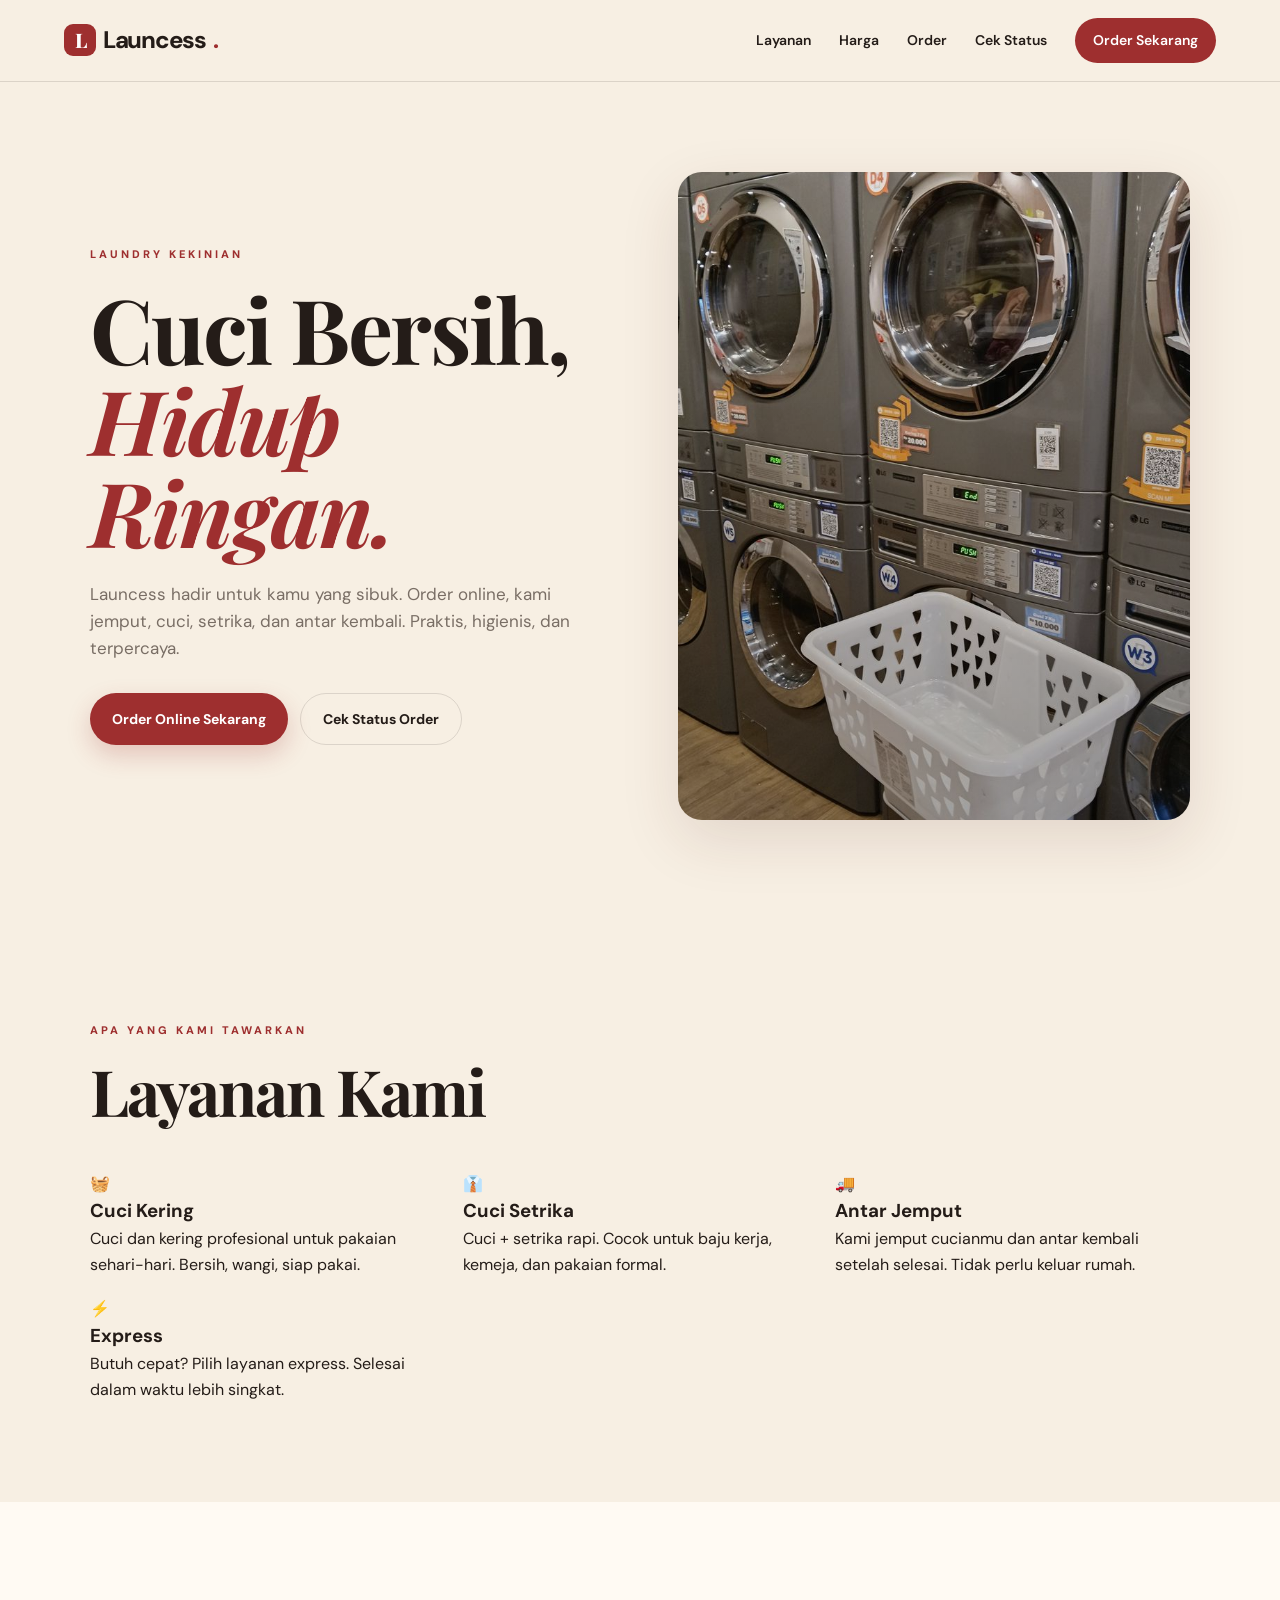
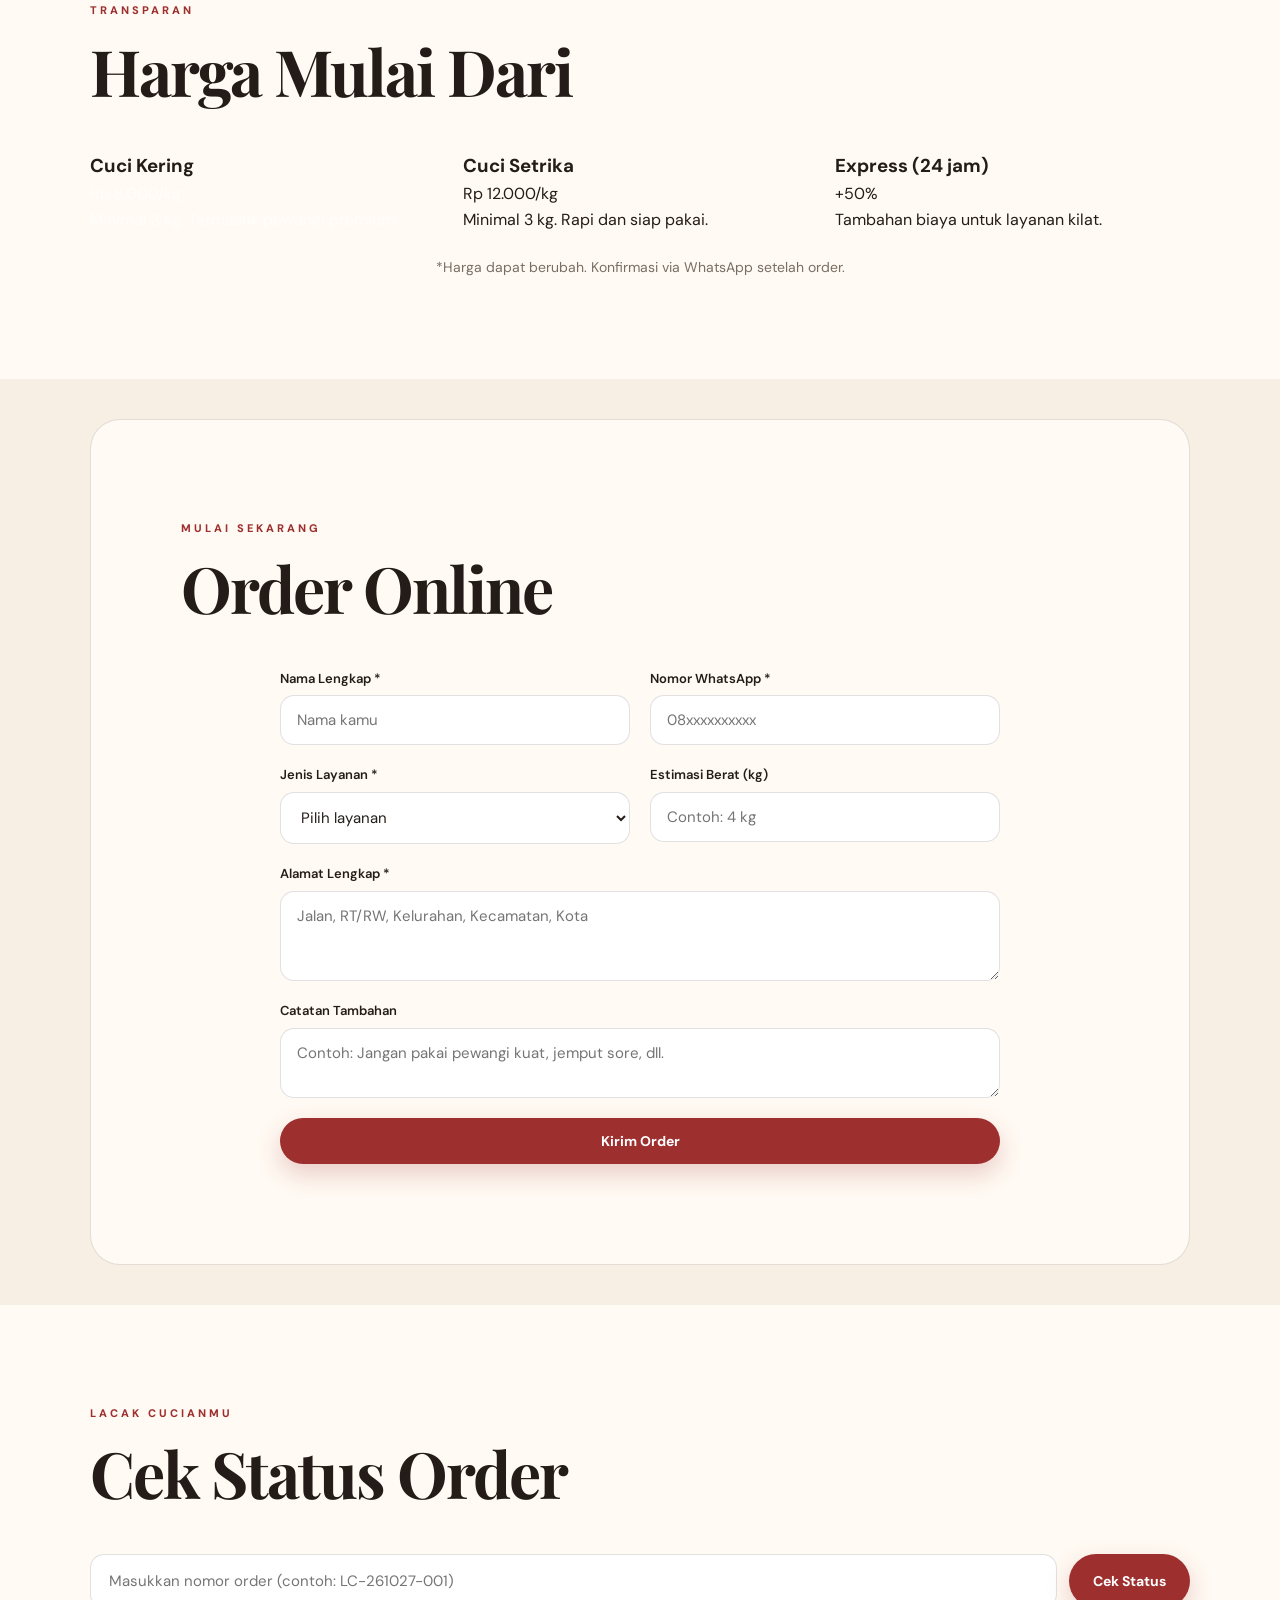
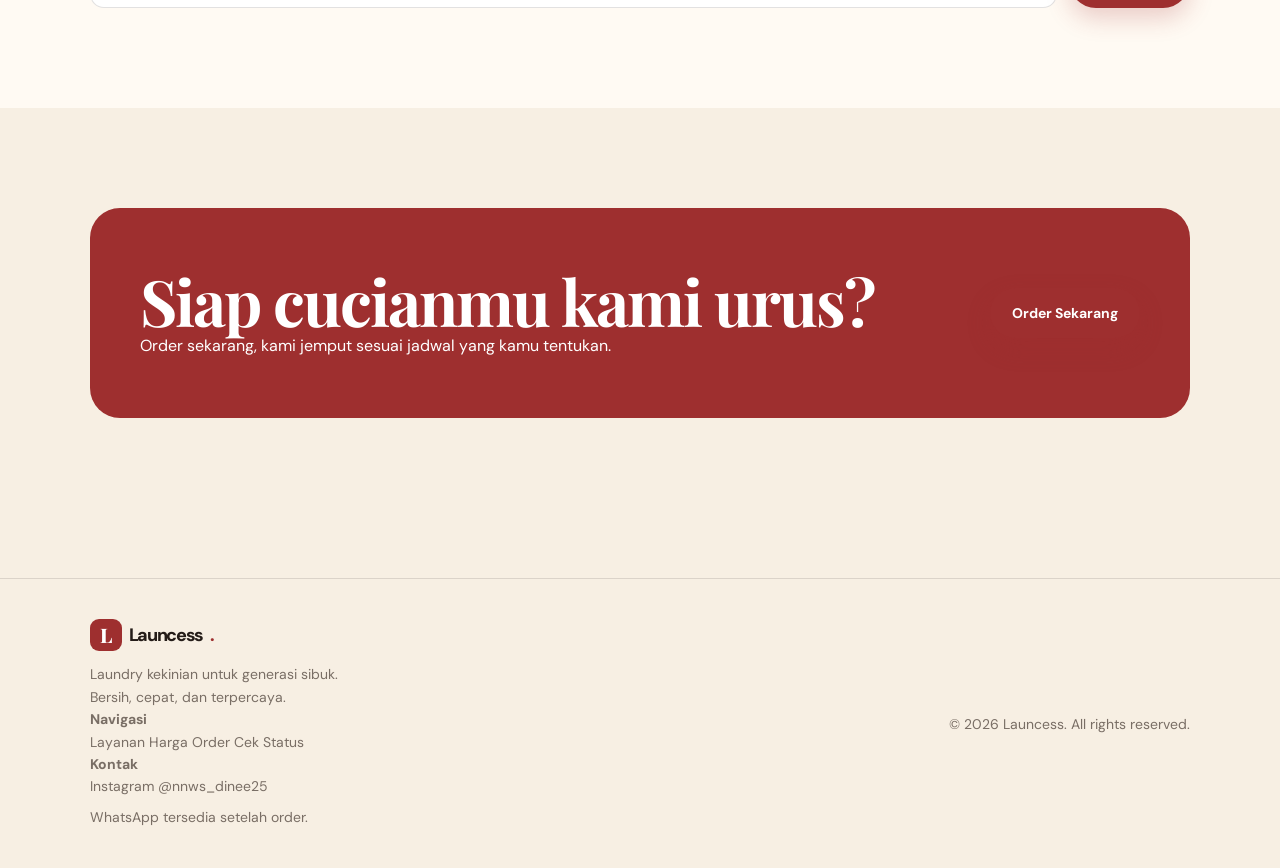
<file: index.html>
<!DOCTYPE html>
<html lang="id">
<head>
  <meta charset="UTF-8">
  <meta name="viewport" content="width=device-width, initial-scale=1.0">
  
  <!-- Primary SEO -->
  <title>Launcess — Laundry Kekinian | Order Online Antar Jemput</title>
  <meta name="description" content="Launcess adalah laundry kekinian dengan layanan antar jemput. Order online mudah, cepat, bersih, dan terpercaya. Cek status order kapan saja.">
  <meta name="keywords" content="laundry, laundry online, laundry antar jemput, laundry kekinian, cuci baju, dry clean, launcess, laundry terdekat">
  <meta name="author" content="Launcess">
  <meta name="robots" content="index, follow, max-image-preview:large, max-snippet:-1, max-video-preview:-1">
  <link rel="canonical" href="https://nadin.web.id/">

  <!-- Google Site Verification -->
  <meta name="google-site-verification" content="Utt2dnLLAWDTxr8i7HGcOrP9BEscal04G95YCLXcuJ8" />

  <!-- Bing Site Verification -->
  <meta name="msvalidate.01" content="2425554BEFB56D995CCDD0BA1FA311E4" />

  <!-- Open Graph / Facebook -->
  <meta property="og:type" content="website">
  <meta property="og:url" content="https://nadin.web.id/">
  <meta property="og:title" content="Launcess — Laundry Kekinian | Order Online Antar Jemput">
  <meta property="og:description" content="Laundry kekinian dengan layanan antar jemput. Order online mudah, cepat, bersih, dan terpercaya. Cek status order kapan saja.">
  <meta property="og:image" content="https://nadin.web.id/assets/og-image.jpg">
  <meta property="og:image:width" content="1200">
  <meta property="og:image:height" content="630">
  <meta property="og:locale" content="id_ID">
  <meta property="og:site_name" content="Launcess">

  <!-- Twitter Card -->
  <meta name="twitter:card" content="summary_large_image">
  <meta name="twitter:url" content="https://nadin.web.id/">
  <meta name="twitter:title" content="Launcess — Laundry Kekinian | Order Online Antar Jemput">
  <meta name="twitter:description" content="Laundry kekinian dengan layanan antar jemput. Order online mudah, cepat, bersih, dan terpercaya.">
  <meta name="twitter:image" content="https://nadin.web.id/assets/og-image.jpg">

  <!-- Favicon & Icons -->
  <link rel="icon" type="image/png" href="/assets/favicon.png">
  <link rel="icon" type="image/svg+xml" href="/assets/favicon.svg">
  <link rel="apple-touch-icon" href="/assets/favicon.png">
  <link rel="manifest" href="/site.webmanifest">
  <meta name="theme-color" content="#9e2f2f">
  <meta name="msapplication-TileColor" content="#9e2f2f">

  <!-- Fonts -->
  <link rel="preconnect" href="https://fonts.googleapis.com">
  <link rel="preconnect" href="https://fonts.gstatic.com" crossorigin>
  <link href="https://fonts.googleapis.com/css2?family=DM+Sans:ital,opsz,wght@0,9..40,400;0,9..40,500;0,9..40,600;0,9..40,700;0,9..40,800;1,9..40,400&family=Playfair+Display:ital,wght@0,400;0,500;0,600;0,700;1,400;1,500&display=swap" rel="stylesheet">

  <!-- Styles -->
  <link rel="stylesheet" href="/css/style.css">

  <!-- Structured Data (JSON-LD) -->
  <script type="application/ld+json">
  {
    "@context": "https://schema.org",
    "@type": "LocalBusiness",
    "name": "Launcess",
    "image": "https://nadin.web.id/assets/og-image.jpg",
    "url": "https://nadin.web.id/",
    "description": "Laundry kekinian dengan layanan antar jemput. Order online mudah, cepat, bersih, dan terpercaya.",
    "priceRange": "$$",
    "address": {
      "@type": "PostalAddress",
      "addressCountry": "ID"
    },
    "sameAs": [
      "https://instagram.com/nnws_dinee25"
    ]
  }
  </script>
</head>
<body>
  <!-- NAVBAR -->
  <header class="navbar">
    <a href="/" class="brand">
      <span class="brand-mark">L</span>
      Launcess<span class="dot">.</span>
    </a>
    <nav id="main-nav">
      <a href="#layanan">Layanan</a>
      <a href="#harga">Harga</a>
      <a href="#order">Order</a>
      <a href="#cek-status">Cek Status</a>
      <a href="#order" class="nav-cta">Order Sekarang</a>
    </nav>
    <button class="menu" id="menu-btn" aria-label="Menu">☰</button>
  </header>

  <!-- HERO -->
  <section class="hero">
    <div>
      <p class="eyebrow">LAUNDRY KEKINIAN</p>
      <h1>Cuci Bersih,<br><em>Hidup Ringan.</em></h1>
      <p class="hero-text">
        Launcess hadir untuk kamu yang sibuk. Order online, kami jemput, cuci, setrika, dan antar kembali. Praktis, higienis, dan terpercaya.
      </p>
      <div class="hero-actions">
        <a href="#order" class="btn primary">Order Online Sekarang</a>
        <a href="#cek-status" class="btn ghost">Cek Status Order</a>
      </div>
    </div>
    <div class="hero-image" style="background:url('/assets/laundry.jpg') center/cover; border-radius:24px; min-height:420px; box-shadow:var(--shadow);"></div>
  </section>

  <!-- LAYANAN -->
  <section class="section" id="layanan">
    <div class="section-head">
      <div>
        <p class="eyebrow">APA YANG KAMI TAWARKAN</p>
        <h2>Layanan Kami</h2>
      </div>
    </div>
    <div class="cards">
      <div class="card">
        <div class="card-icon">🧺</div>
        <h3>Cuci Kering</h3>
        <p>Cuci dan kering profesional untuk pakaian sehari-hari. Bersih, wangi, siap pakai.</p>
      </div>
      <div class="card">
        <div class="card-icon">👔</div>
        <h3>Cuci Setrika</h3>
        <p>Cuci + setrika rapi. Cocok untuk baju kerja, kemeja, dan pakaian formal.</p>
      </div>
      <div class="card">
        <div class="card-icon">🚚</div>
        <h3>Antar Jemput</h3>
        <p>Kami jemput cucianmu dan antar kembali setelah selesai. Tidak perlu keluar rumah.</p>
      </div>
      <div class="card">
        <div class="card-icon">⚡</div>
        <h3>Express</h3>
        <p>Butuh cepat? Pilih layanan express. Selesai dalam waktu lebih singkat.</p>
      </div>
    </div>
  </section>

  <!-- HARGA -->
  <section class="section" id="harga" style="background:var(--cream-2);">
    <div class="section-head">
      <div>
        <p class="eyebrow">TRANSPARAN</p>
        <h2>Harga Mulai Dari</h2>
      </div>
    </div>
    <div class="cards">
      <div class="card featured">
        <h3>Cuci Kering</h3>
        <p class="price">Rp 8.000<span>/kg</span></p>
        <p>Minimal 3 kg. Termasuk pewangi premium.</p>
      </div>
      <div class="card">
        <h3>Cuci Setrika</h3>
        <p class="price">Rp 12.000<span>/kg</span></p>
        <p>Minimal 3 kg. Rapi dan siap pakai.</p>
      </div>
      <div class="card">
        <h3>Express (24 jam)</h3>
        <p class="price">+50%</p>
        <p>Tambahan biaya untuk layanan kilat.</p>
      </div>
    </div>
    <p style="text-align:center;margin-top:24px;color:var(--muted);font-size:14px;">*Harga dapat berubah. Konfirmasi via WhatsApp setelah order.</p>
  </section>

  <!-- ORDER FORM -->
  <section class="section order-section" id="order">
    <div class="section-head">
      <div>
        <p class="eyebrow">MULAI SEKARANG</p>
        <h2>Order Online</h2>
      </div>
    </div>
    <form id="order-form" class="order-form">
      <div class="form-grid">
        <div class="form-group">
          <label for="nama">Nama Lengkap *</label>
          <input type="text" id="nama" name="nama" required placeholder="Nama kamu" autocomplete="name">
        </div>
        <div class="form-group">
          <label for="whatsapp">Nomor WhatsApp *</label>
          <input type="tel" id="whatsapp" name="whatsapp" required placeholder="08xxxxxxxxxx" autocomplete="tel">
        </div>
        <div class="form-group">
          <label for="layanan">Jenis Layanan *</label>
          <select id="layanan" name="layanan" required>
            <option value="">Pilih layanan</option>
            <option value="Cuci Kering">Cuci Kering</option>
            <option value="Cuci Setrika">Cuci Setrika</option>
            <option value="Express">Express</option>
            <option value="Lainnya">Lainnya (tulis di catatan)</option>
          </select>
        </div>
        <div class="form-group">
          <label for="estimasi">Estimasi Berat (kg)</label>
          <input type="text" id="estimasi" name="estimasi" placeholder="Contoh: 4 kg">
        </div>
        <div class="form-group full">
          <label for="alamat">Alamat Lengkap *</label>
          <textarea id="alamat" name="alamat" rows="3" required placeholder="Jalan, RT/RW, Kelurahan, Kecamatan, Kota"></textarea>
        </div>
        <div class="form-group full">
          <label for="catatan">Catatan Tambahan</label>
          <textarea id="catatan" name="catatan" rows="2" placeholder="Contoh: Jangan pakai pewangi kuat, jemput sore, dll."></textarea>
        </div>
      </div>
      <button type="submit" class="btn primary" id="submit-btn" style="width:100%;margin-top:20px;">
        <span class="btn-text">Kirim Order</span>
        <span class="btn-loading" hidden>Mengirim...</span>
      </button>
      <div id="order-result" class="order-result" hidden></div>
    </form>
  </section>

  <!-- CEK STATUS -->
  <section class="section" id="cek-status" style="background:var(--cream-2);">
    <div class="section-head">
      <div>
        <p class="eyebrow">LACAK CUCIANMU</p>
        <h2>Cek Status Order</h2>
      </div>
    </div>
    <form id="status-form" class="status-form">
      <input type="text" id="order-id" placeholder="Masukkan nomor order (contoh: LC-261027-001)" required>
      <button type="submit" class="btn primary" id="status-btn">Cek Status</button>
    </form>
    <div id="status-result" class="status-result" hidden></div>
  </section>

  <!-- CTA -->
  <section class="section">
    <div class="cta">
      <div>
        <h2>Siap cucianmu kami urus?</h2>
        <p>Order sekarang, kami jemput sesuai jadwal yang kamu tentukan.</p>
      </div>
      <a href="#order" class="btn primary">Order Sekarang</a>
    </div>
  </section>

  <!-- FOOTER -->
  <footer class="footer">
    <div class="footer-inner">
      <div>
        <a href="/" class="brand">
          <span class="brand-mark">L</span>
          Launcess<span class="dot">.</span>
        </a>
        <p style="margin-top:12px;color:var(--muted);font-size:14px;max-width:280px;">
          Laundry kekinian untuk generasi sibuk. Bersih, cepat, dan terpercaya.
        </p>
      </div>
      <div>
        <h4>Navigasi</h4>
        <a href="#layanan">Layanan</a>
        <a href="#harga">Harga</a>
        <a href="#order">Order</a>
        <a href="#cek-status">Cek Status</a>
      </div>
      <div>
        <h4>Kontak</h4>
        <a href="https://instagram.com/nnws_dinee25" target="_blank" rel="noopener">Instagram @nnws_dinee25</a>
        <p style="color:var(--muted);font-size:14px;margin-top:8px;">WhatsApp tersedia setelah order.</p>
      </div>
    </div>
    <div class="footer-bottom">
      <p>© 2026 Launcess. All rights reserved.</p>
    </div>
  </footer>

  <script src="/js/config.js"></script>
  <script src="/js/app.js"></script>
</body>
</html>
</file>
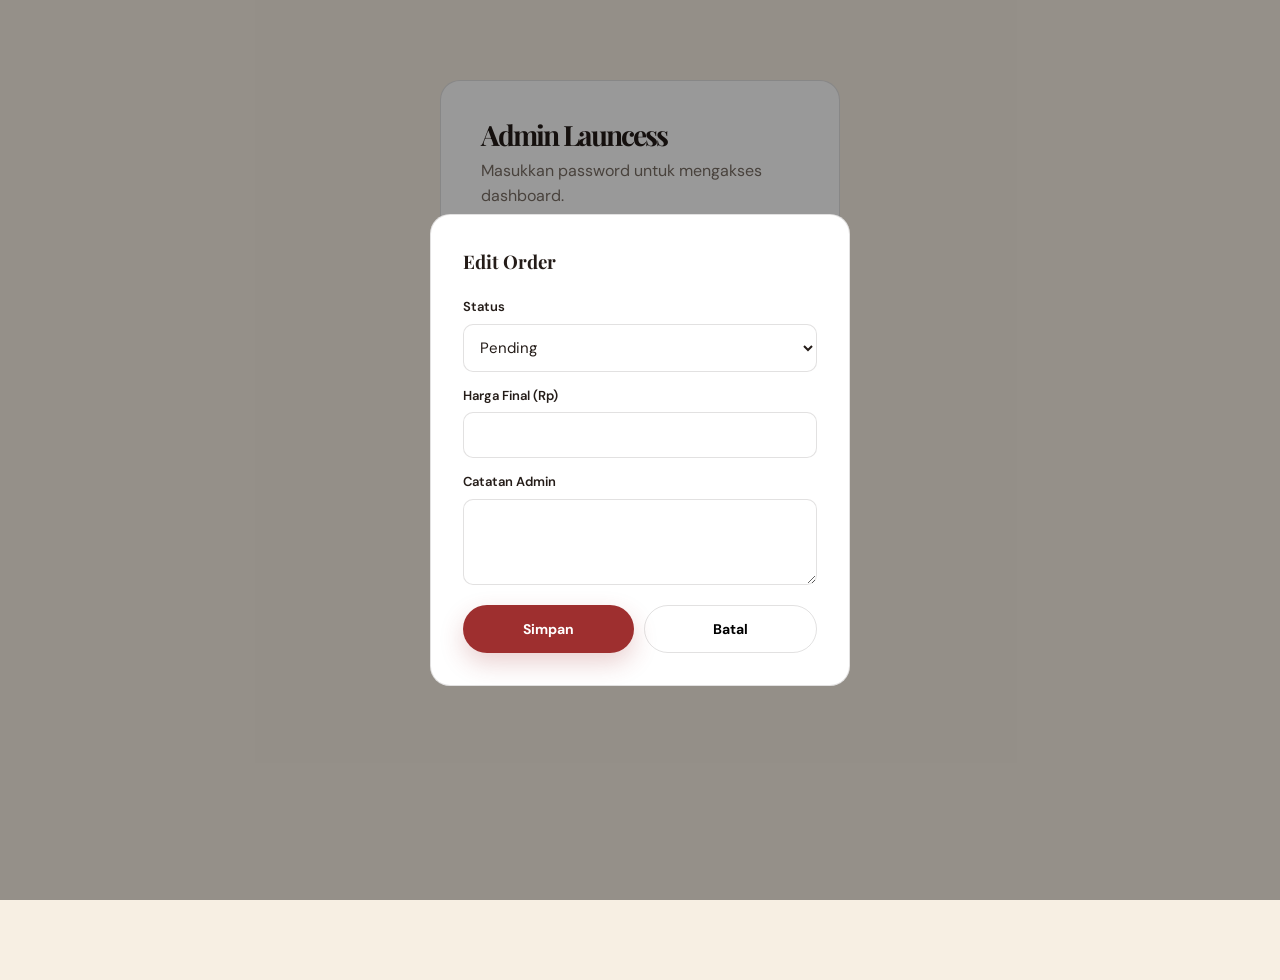
<file: admin.html>
<!DOCTYPE html>
<html lang="id">
<head>
  <meta charset="UTF-8">
  <meta name="viewport" content="width=device-width, initial-scale=1.0">
  <title>Admin Dashboard — Launcess</title>
  <meta name="robots" content="noindex, nofollow">
  <link rel="icon" type="image/png" href="/assets/favicon.png">
  <link rel="preconnect" href="https://fonts.googleapis.com">
  <link rel="preconnect" href="https://fonts.gstatic.com" crossorigin>
  <link href="https://fonts.googleapis.com/css2?family=DM+Sans:ital,opsz,wght@0,9..40,400;0,9..40,500;0,9..40,600;0,9..40,700;0,9..40,800&family=Playfair+Display:ital,wght@0,400;0,500;0,600;0,700&display=swap" rel="stylesheet">
  <link rel="stylesheet" href="/css/style.css">
</head>
<body class="admin-body">
  <!-- LOGIN VIEW -->
  <div id="login-view" class="admin-wrap" style="max-width:400px;margin:80px auto;padding:40px;background:#fff;border-radius:20px;border:1px solid var(--line);">
    <h1 style="font-family:'Playfair Display';font-size:28px;margin-bottom:8px;">Admin Launcess</h1>
    <p style="color:var(--muted);margin-bottom:24px;">Masukkan password untuk mengakses dashboard.</p>
    <input type="password" id="admin-pass" placeholder="Password" style="width:100%;padding:14px;border:1px solid var(--line);border-radius:12px;font-size:15px;margin-bottom:16px;">
    <button id="login-btn" class="btn primary" style="width:100%;">Masuk</button>
    <p id="login-error" class="error" hidden style="color:var(--red);margin-top:12px;font-size:14px;"></p>
  </div>

  <!-- DASHBOARD VIEW -->
  <div id="dashboard-view" hidden>
    <header class="admin-header">
      <div class="brand">
        <span class="brand-mark">L</span>
        Launcess Admin
      </div>
      <button id="logout-btn" class="btn ghost btn-sm">Keluar</button>
    </header>

    <div class="admin-wrap">
      <div id="stats" class="admin-stats"></div>

      <div class="admin-toolbar">
        <h2>Daftar Order</h2>
        <div class="filter-group">
          <select id="filter-status">
            <option value="">Semua Status</option>
            <option value="Pending">Pending</option>
            <option value="Diterima">Diterima</option>
            <option value="Dicuci">Dicuci</option>
            <option value="Siap">Siap</option>
            <option value="Selesai">Selesai</option>
            <option value="Batal">Batal</option>
          </select>
          <input type="text" id="search-order" placeholder="Cari order / nama / WA...">
          <button id="refresh-btn" class="btn ghost btn-sm">Refresh</button>
        </div>
      </div>

      <div class="orders-table-wrap">
        <table class="orders">
          <thead>
            <tr>
              <th>Order ID</th>
              <th>Waktu</th>
              <th>Nama</th>
              <th>WhatsApp</th>
              <th>Layanan</th>
              <th>Status</th>
              <th>Harga</th>
              <th>Catatan</th>
              <th>Aksi</th>
            </tr>
          </thead>
          <tbody id="orders-body">
            <tr><td colspan="9" class="admin-empty">Memuat data...</td></tr>
          </tbody>
        </table>
      </div>
    </div>
  </div>

  <!-- EDIT MODAL -->
  <div id="edit-modal" hidden style="position:fixed;inset:0;background:rgba(0,0,0,.4);display:flex;align-items:center;justify-content:center;z-index:200;">
    <div style="background:#fff;border-radius:20px;padding:32px;width:90%;max-width:420px;border:1px solid var(--line);">
      <h3 id="modal-title" style="font-family:'Playfair Display';margin-bottom:20px;">Edit Order</h3>
      <input type="hidden" id="edit-oid">
      <div class="form-group" style="margin-bottom:14px;">
        <label>Status</label>
        <select id="edit-status" style="width:100%;padding:12px;border:1px solid var(--line);border-radius:10px;">
          <option value="Pending">Pending</option>
          <option value="Diterima">Diterima</option>
          <option value="Dicuci">Dicuci</option>
          <option value="Siap">Siap</option>
          <option value="Selesai">Selesai</option>
          <option value="Batal">Batal</option>
        </select>
      </div>
      <div class="form-group" style="margin-bottom:14px;">
        <label>Harga Final (Rp)</label>
        <input type="number" id="edit-harga" style="width:100%;padding:12px;border:1px solid var(--line);border-radius:10px;">
      </div>
      <div class="form-group" style="margin-bottom:20px;">
        <label>Catatan Admin</label>
        <textarea id="edit-catatan" rows="3" style="width:100%;padding:12px;border:1px solid var(--line);border-radius:10px;"></textarea>
      </div>
      <div style="display:flex;gap:10px;">
        <button id="save-edit" class="btn primary" style="flex:1;">Simpan</button>
        <button id="close-modal" class="btn ghost" style="flex:1;">Batal</button>
      </div>
    </div>
  </div>

  <script src="/js/config.js"></script>
  <script src="/js/admin.js"></script>
</body>
</html>
</file>
<file: css/style.css>
:root{
  --red:#9e2f2f;
  --red-dark:#752222;
  --cream:#f7efe3;
  --cream-2:#fffaf3;
  --ink:#241c18;
  --muted:#796e65;
  --line:rgba(36,28,24,.13);
  --white:#fffdf9;
  --shadow:0 20px 60px rgba(79,37,24,.12);
  --success:#2d6a4f;
  --warning:#b45309;
  --info:#1e3a5f;
}
*{box-sizing:border-box;margin:0;padding:0}
html{scroll-behavior:smooth}
body{font-family:"DM Sans",sans-serif;color:var(--ink);background:var(--cream);line-height:1.6}
a{text-decoration:none;color:inherit}

/* NAVBAR */
.navbar{height:82px;display:flex;align-items:center;justify-content:space-between;padding:0 5vw;position:sticky;top:0;z-index:100;background:rgba(247,239,227,.92);backdrop-filter:blur(16px);border-bottom:1px solid var(--line)}
.brand{font-weight:800;font-size:24px;letter-spacing:-1.3px;display:flex;align-items:center;gap:7px}
.brand-mark{display:grid;place-items:center;width:32px;height:32px;border-radius:9px;background:var(--red);color:white;font-family:"Playfair Display";font-size:20px}
.dot{color:var(--red)}
nav{display:flex;align-items:center;gap:28px;font-size:14px;font-weight:600}
nav a{transition:.2s}nav a:hover{color:var(--red)}
.nav-cta{background:var(--red);color:white;padding:11px 18px;border-radius:999px}
.nav-cta:hover{background:var(--red-dark);color:#fff}
.menu{display:none;border:0;background:none;font-size:25px;cursor:pointer}

/* HERO */
.hero{min-height:calc(100vh - 82px);display:grid;grid-template-columns:1fr 1fr;gap:6vw;align-items:center;padding:7vw 7vw 8vw;max-width:1500px;margin:auto}
.eyebrow{font-size:11px;letter-spacing:3px;font-weight:800;color:var(--red);margin-bottom:18px}
h1,h2{font-family:"Playfair Display",serif;line-height:1.02;letter-spacing:-2px}
h1{font-size:clamp(48px,7vw,100px);max-width:720px}
h2{font-size:clamp(36px,5vw,68px)}
em{color:var(--red);font-style:italic}
.hero-text{max-width:530px;color:var(--muted);font-size:17px;margin:25px 0 30px}
.hero-actions{display:flex;gap:12px;flex-wrap:wrap}
.btn{display:inline-flex;align-items:center;justify-content:center;border-radius:999px;padding:14px 22px;font-weight:700;font-size:14px;transition:.25s;border:none;cursor:pointer;font-family:inherit}
.btn.primary{background:var(--red);color:#fff;box-shadow:0 10px 25px rgba(158,47,47,.22)}
.btn.primary:hover{background:var(--red-dark);transform:translateY(-2px)}
.btn.primary:disabled{opacity:.6;cursor:not-allowed;transform:none}
.btn.ghost{border:1px solid var(--line);background:transparent}
.btn.ghost:hover{background:#fff}
.btn.light{background:var(--cream-2);color:var(--red)}
.btn.light:hover{background:#fff}
.mini-proof{display:flex;align-items:center;gap:12px;margin-top:32px;font-size:12px;color:var(--muted)}
.mini-proof strong{color:var(--ink)}
.avatars{display:flex}.avatars i{width:30px;height:30px;border-radius:50%;display:grid;place-items:center;background:var(--red);color:#fff;font-style:normal;border:2px solid var(--cream);margin-right:-7px}
.hero-image{height:min(690px,72vh);min-height:480px;position:relative;border-radius:30px;overflow:hidden;box-shadow:var(--shadow)}
.hero-image img,.price-photo img{width:100%;height:100%;object-fit:cover;object-position:center}
.hero-image:after{content:"";position:absolute;inset:0;background:linear-gradient(180deg,rgba(0,0,0,.02),rgba(0,0,0,.28))}
.image-card{position:absolute;z-index:2;left:22px;bottom:22px;background:rgba(255,250,243,.93);padding:15px 18px;border-radius:15px;display:flex;gap:15px;align-items:center;font-size:13px;line-height:1.25}
.image-card b{font-family:"Playfair Display";font-size:28px;color:var(--red)}
.round-stamp{position:absolute;z-index:3;right:20px;top:20px;width:105px;height:105px;border-radius:50%;display:grid;place-items:center;text-align:center;background:var(--red);color:white;font-family:"Playfair Display";font-size:16px;line-height:1.05;transform:rotate(8deg)}
.round-stamp small{font-family:"DM Sans";font-size:7px;letter-spacing:2px}

/* MARQUEE */
.marquee{background:var(--red);color:#fff;display:flex;gap:34px;align-items:center;justify-content:center;overflow:hidden;padding:17px 20px;font-size:12px;font-weight:800;letter-spacing:4px;white-space:nowrap}
.marquee b{font-size:14px}

/* SECTION */
.section{padding:100px 7vw;max-width:1500px;margin:auto}
.section-head{display:flex;justify-content:space-between;align-items:end;gap:30px;margin-bottom:48px}
.section-head.center{justify-content:center;text-align:center}
.section-note{color:var(--muted);font-size:14px}

/* CARDS */
.cards{display:grid;grid-template-columns:repeat(3,1fr);gap:18px}
.service-card{position:relative;background:var(--cream-2);padding:34px;border:1px solid var(--line);border-radius:24px;min-height:280px;transition:.25s}
.service-card:hover{transform:translateY(-6px);box-shadow:var(--shadow)}
.service-card.featured{background:var(--red);color:#fff;border-color:transparent}
.number{font-size:11px;font-weight:800;opacity:.55}
.icon{font-size:36px;margin:30px 0 15px}
.service-card h3{font-family:"Playfair Display";font-size:28px}
.service-card p{color:var(--muted);font-size:14px;max-width:310px;margin-top:8px}
.featured p{color:rgba(255,255,255,.76)}
.pill{position:absolute;right:20px;top:20px;font-size:8px;letter-spacing:1.5px;border:1px solid currentColor;border-radius:999px;padding:5px 8px;opacity:.8}

/* PRICE */
.price-section{display:grid;grid-template-columns:1fr 1fr;background:#2b211c;color:#fff;max-width:1500px;margin:0 auto;border-radius:30px;overflow:hidden}
.price-photo{min-height:520px}
.price-copy{padding:60px 50px;display:flex;flex-direction:column;justify-content:center}
.price-copy .eyebrow{color:#e8a0a0}
.price-copy p{color:rgba(255,255,255,.75);margin:18px 0 28px;max-width:420px}
.price-list{display:flex;flex-direction:column;gap:12px;margin-bottom:32px}
.price-list div{display:flex;justify-content:space-between;padding:14px 0;border-bottom:1px solid rgba(255,255,255,.12);font-size:15px}
.price-list strong{color:#e8a0a0}

/* ORDER FORM */
.order-section{background:var(--cream-2);border-radius:30px;margin:40px auto;max-width:1100px;border:1px solid var(--line)}
.order-form{max-width:720px;margin:0 auto}
.form-grid{display:grid;grid-template-columns:1fr 1fr;gap:20px}
.form-group{display:flex;flex-direction:column;gap:6px}
.form-group.full{grid-column:1 / -1}
.form-group label{font-size:13px;font-weight:600;color:var(--ink)}
.form-group input,
.form-group select,
.form-group textarea{
  padding:14px 16px;border:1px solid var(--line);border-radius:14px;
  font-family:inherit;font-size:15px;background:#fff;color:var(--ink);
  transition:border-color .2s,box-shadow .2s
}
.form-group input:focus,
.form-group select:focus,
.form-group textarea:focus{outline:none;border-color:var(--red);box-shadow:0 0 0 3px rgba(158,47,47,.15)}
.form-group textarea{resize:vertical;min-height:70px}
.form-actions{margin-top:28px;display:flex;justify-content:center}
.form-actions .btn{min-width:200px;padding:16px 32px;font-size:15px}

.order-result{
  margin-top:28px;padding:24px;border-radius:18px;text-align:center;
  background:#e8f5e9;border:1px solid #a5d6a7;color:var(--success)
}
.order-result.error{background:#fce8e8;border-color:#ef9a9a;color:var(--red-dark)}
.order-result .order-id{font-size:22px;font-weight:800;font-family:"Playfair Display";margin:10px 0;letter-spacing:-0.5px}
.order-result p{font-size:14px;margin-top:6px;opacity:.9}

/* STATUS */
.status-section{padding-top:60px}
.status-box{max-width:560px;margin:0 auto}
.status-form{display:flex;gap:12px;flex-wrap:wrap}
.status-form input{
  flex:1;min-width:200px;padding:16px 18px;border:1px solid var(--line);
  border-radius:14px;font-size:15px;font-family:inherit;background:#fff
}
.status-form input:focus{outline:none;border-color:var(--red);box-shadow:0 0 0 3px rgba(158,47,47,.15)}
.status-form .btn{padding:16px 24px}

.status-result{
  margin-top:28px;padding:28px;border-radius:20px;background:var(--cream-2);
  border:1px solid var(--line);text-align:left
}
.status-result.error{background:#fce8e8;border-color:#ef9a9a;text-align:center;color:var(--red-dark)}
.status-header{display:flex;justify-content:space-between;align-items:center;margin-bottom:20px;flex-wrap:wrap;gap:10px}
.status-header .oid{font-family:"Playfair Display";font-size:20px;font-weight:700}
.status-badge{
  display:inline-block;padding:6px 14px;border-radius:999px;font-size:12px;
  font-weight:700;letter-spacing:.5px;text-transform:uppercase
}
.badge-pending{background:#fef3c7;color:#92400e}
.badge-diterima{background:#dbeafe;color:#1e40af}
.badge-dicuci{background:#e0e7ff;color:#3730a3}
.badge-siap{background:#d1fae5;color:#065f46}
.badge-selesai{background:#dcfce7;color:#166534}
.badge-batal{background:#fee2e2;color:#991b1b}

.status-details{display:grid;gap:10px;font-size:14px}
.status-details div{display:flex;justify-content:space-between;padding:8px 0;border-bottom:1px solid var(--line)}
.status-details span:first-child{color:var(--muted)}
.status-details span:last-child{font-weight:600;text-align:right;max-width:60%}

/* ABOUT */
.about{display:grid;grid-template-columns:1fr 1fr;gap:60px;align-items:center}
.about-points{display:flex;flex-direction:column;gap:22px}
.about-points div{display:flex;gap:18px;align-items:flex-start}
.about-points span{font-family:"Playfair Display";font-size:22px;color:var(--red);font-weight:700;min-width:36px}
.about-points p{font-size:15px;color:var(--muted)}
.about-points b{color:var(--ink)}

/* CTA */
.cta{background:var(--red);color:#fff;border-radius:30px;padding:60px 50px;display:flex;justify-content:space-between;align-items:center;gap:30px;max-width:1500px;margin:0 auto 60px;flex-wrap:wrap}
.cta .eyebrow{color:rgba(255,255,255,.7)}
.cta h2{color:#fff}

/* FOOTER */
footer{padding:40px 7vw;display:flex;justify-content:space-between;align-items:center;border-top:1px solid var(--line);flex-wrap:wrap;gap:16px;font-size:14px;color:var(--muted)}
footer .brand{font-size:18px;color:var(--ink)}
.footer-links{display:flex;gap:20px}
.footer-links a:hover{color:var(--red)}

/* FLOAT */
.float-ig{
  position:fixed;bottom:28px;right:28px;width:56px;height:56px;border-radius:50%;
  background:var(--red);color:#fff;border:none;font-size:22px;cursor:pointer;
  box-shadow:0 8px 24px rgba(158,47,47,.35);z-index:50;transition:.2s
}
.float-ig:hover{transform:scale(1.08)}

/* ========== ADMIN PAGE ========== */
.admin-body{background:var(--cream);min-height:100vh}
.admin-header{
  background:#2b211c;color:#fff;padding:20px 5vw;display:flex;
  justify-content:space-between;align-items:center
}
.admin-header .brand{color:#fff;font-size:20px}
.admin-header a{color:rgba(255,255,255,.7);font-size:14px}
.admin-header a:hover{color:#fff}
.admin-wrap{max-width:1100px;margin:0 auto;padding:40px 5vw}
.login-box{
  max-width:400px;margin:80px auto;background:var(--cream-2);padding:40px;
  border-radius:24px;border:1px solid var(--line);text-align:center
}
.login-box h2{font-family:"Playfair Display";margin-bottom:8px}
.login-box p{color:var(--muted);font-size:14px;margin-bottom:28px}
.login-box input{
  width:100%;padding:14px 16px;border:1px solid var(--line);border-radius:12px;
  font-size:15px;margin-bottom:16px;font-family:inherit
}
.login-box input:focus{outline:none;border-color:var(--red)}
.login-box .btn{width:100%}
.login-error{color:var(--red);font-size:13px;margin-top:12px}

.admin-toolbar{display:flex;justify-content:space-between;align-items:center;margin-bottom:24px;flex-wrap:wrap;gap:12px}
.admin-toolbar h2{font-family:"Playfair Display";font-size:28px}
.filter-group{display:flex;gap:10px;flex-wrap:wrap}
.filter-group select,.filter-group input{
  padding:10px 14px;border:1px solid var(--line);border-radius:10px;
  font-size:13px;font-family:inherit;background:#fff
}

.orders-table-wrap{overflow-x:auto;border-radius:16px;border:1px solid var(--line);background:#fff}
table.orders{width:100%;border-collapse:collapse;font-size:13px}
table.orders th{background:#2b211c;color:#fff;padding:14px 12px;text-align:left;font-weight:600;white-space:nowrap}
table.orders td{padding:12px;border-bottom:1px solid var(--line);vertical-align:top}
table.orders tr:hover td{background:var(--cream-2)}
table.orders .oid-cell{font-weight:700;font-family:"Playfair Display";color:var(--red)}
.status-select{
  padding:6px 10px;border-radius:8px;border:1px solid var(--line);
  font-size:12px;font-family:inherit;cursor:pointer;font-weight:600
}
.btn-sm{padding:6px 12px;font-size:12px;border-radius:8px}
.admin-empty{text-align:center;padding:60px 20px;color:var(--muted)}
.admin-stats{display:grid;grid-template-columns:repeat(auto-fit,minmax(140px,1fr));gap:14px;margin-bottom:28px}
.stat-card{background:var(--cream-2);border:1px solid var(--line);border-radius:16px;padding:18px;text-align:center}
.stat-card .num{font-family:"Playfair Display";font-size:28px;font-weight:700;color:var(--red)}
.stat-card .label{font-size:12px;color:var(--muted);margin-top:4px}

/* RESPONSIVE */
@media(max-width:900px){
  .hero{grid-template-columns:1fr;padding:60px 6vw}
  .hero-image{min-height:360px;height:50vh}
  .cards{grid-template-columns:1fr}
  .price-section{grid-template-columns:1fr}
  .price-photo{min-height:300px}
  .about{grid-template-columns:1fr}
  .form-grid{grid-template-columns:1fr}
  .section-head{flex-direction:column;align-items:flex-start}
  .cta{padding:40px 28px;flex-direction:column;text-align:center}
  nav{display:none}
  nav.mobile-open{
    display:flex!important;position:absolute;top:82px;left:0;right:0;
    padding:20px 6vw;background:rgba(247,239,227,.98);flex-direction:column;
    align-items:stretch;gap:16px;border-bottom:1px solid var(--line)
  }
  .menu{display:block}
  .status-form{flex-direction:column}
  .status-form .btn{width:100%}
}
@media(max-width:500px){
  h1{font-size:42px}
  .navbar{padding:0 4vw}
  .section{padding:70px 5vw}
  .order-section{padding:50px 5vw!important}
}
</file>
